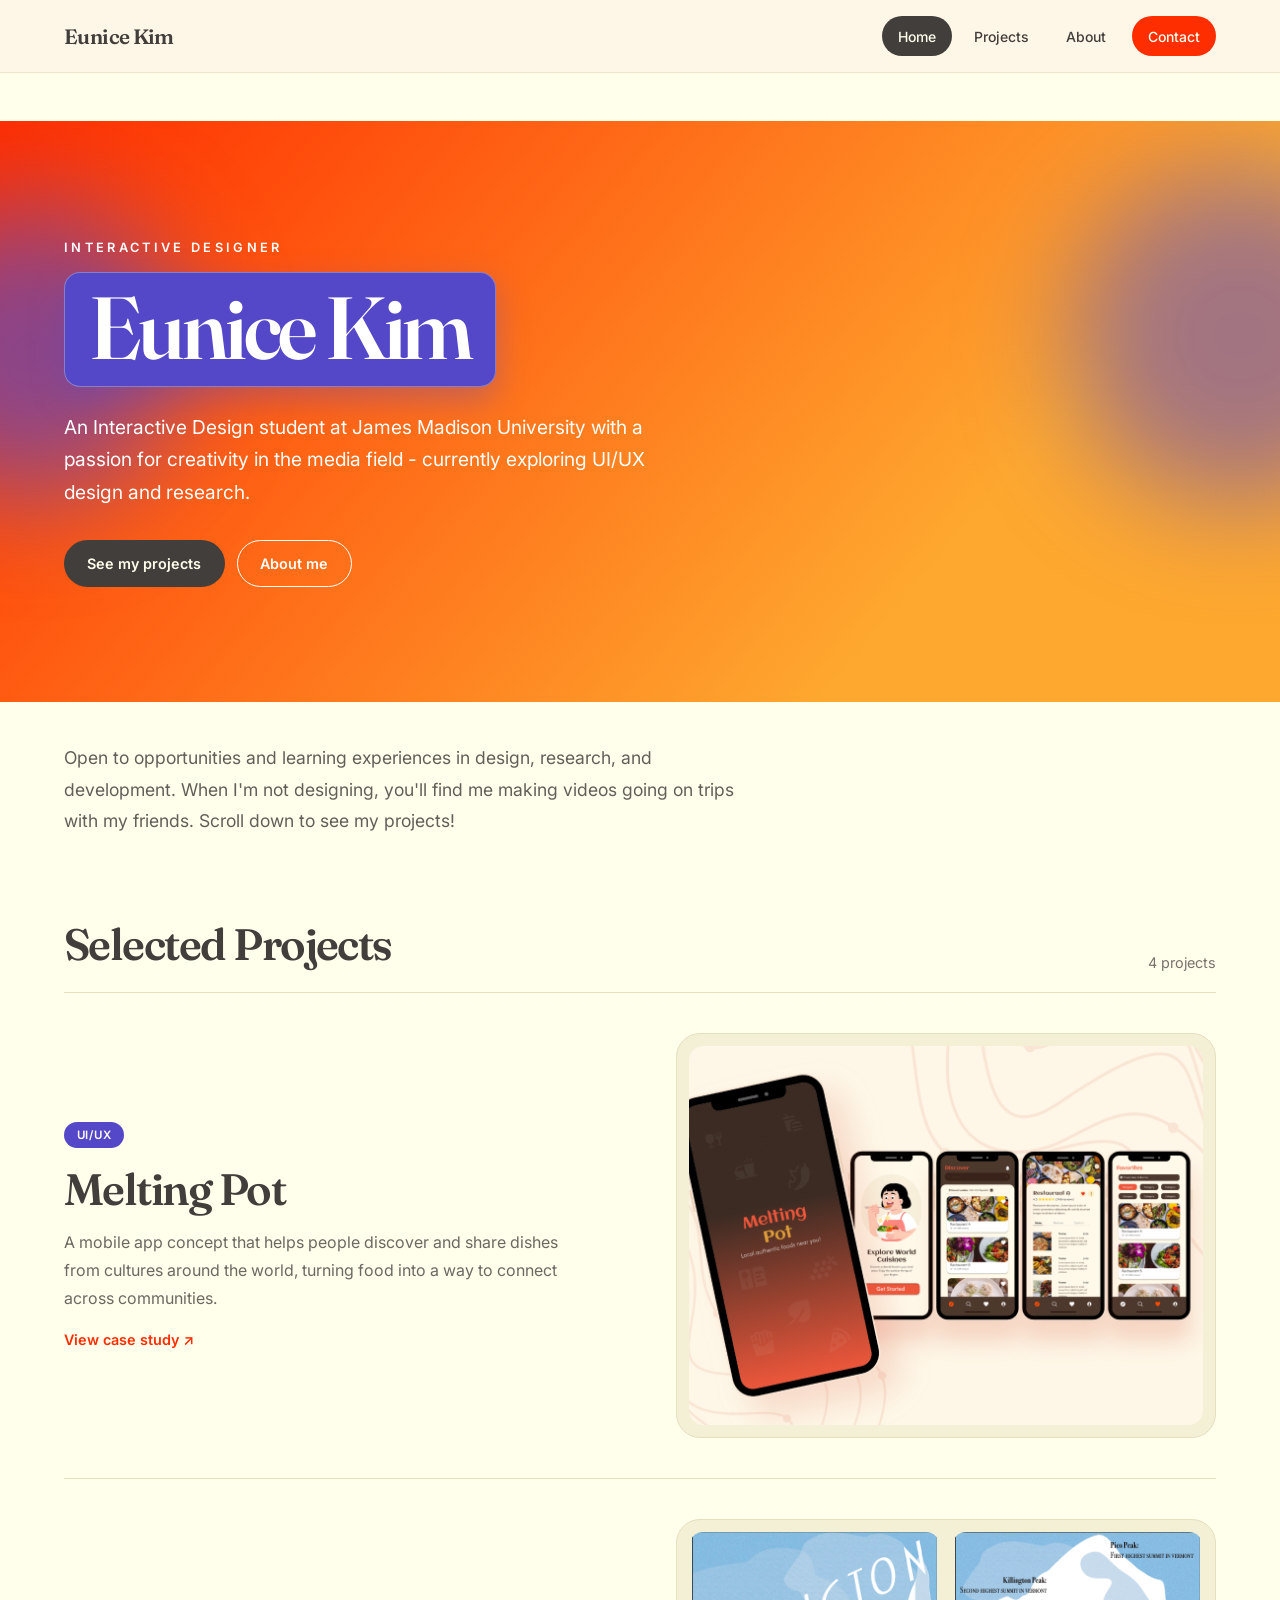
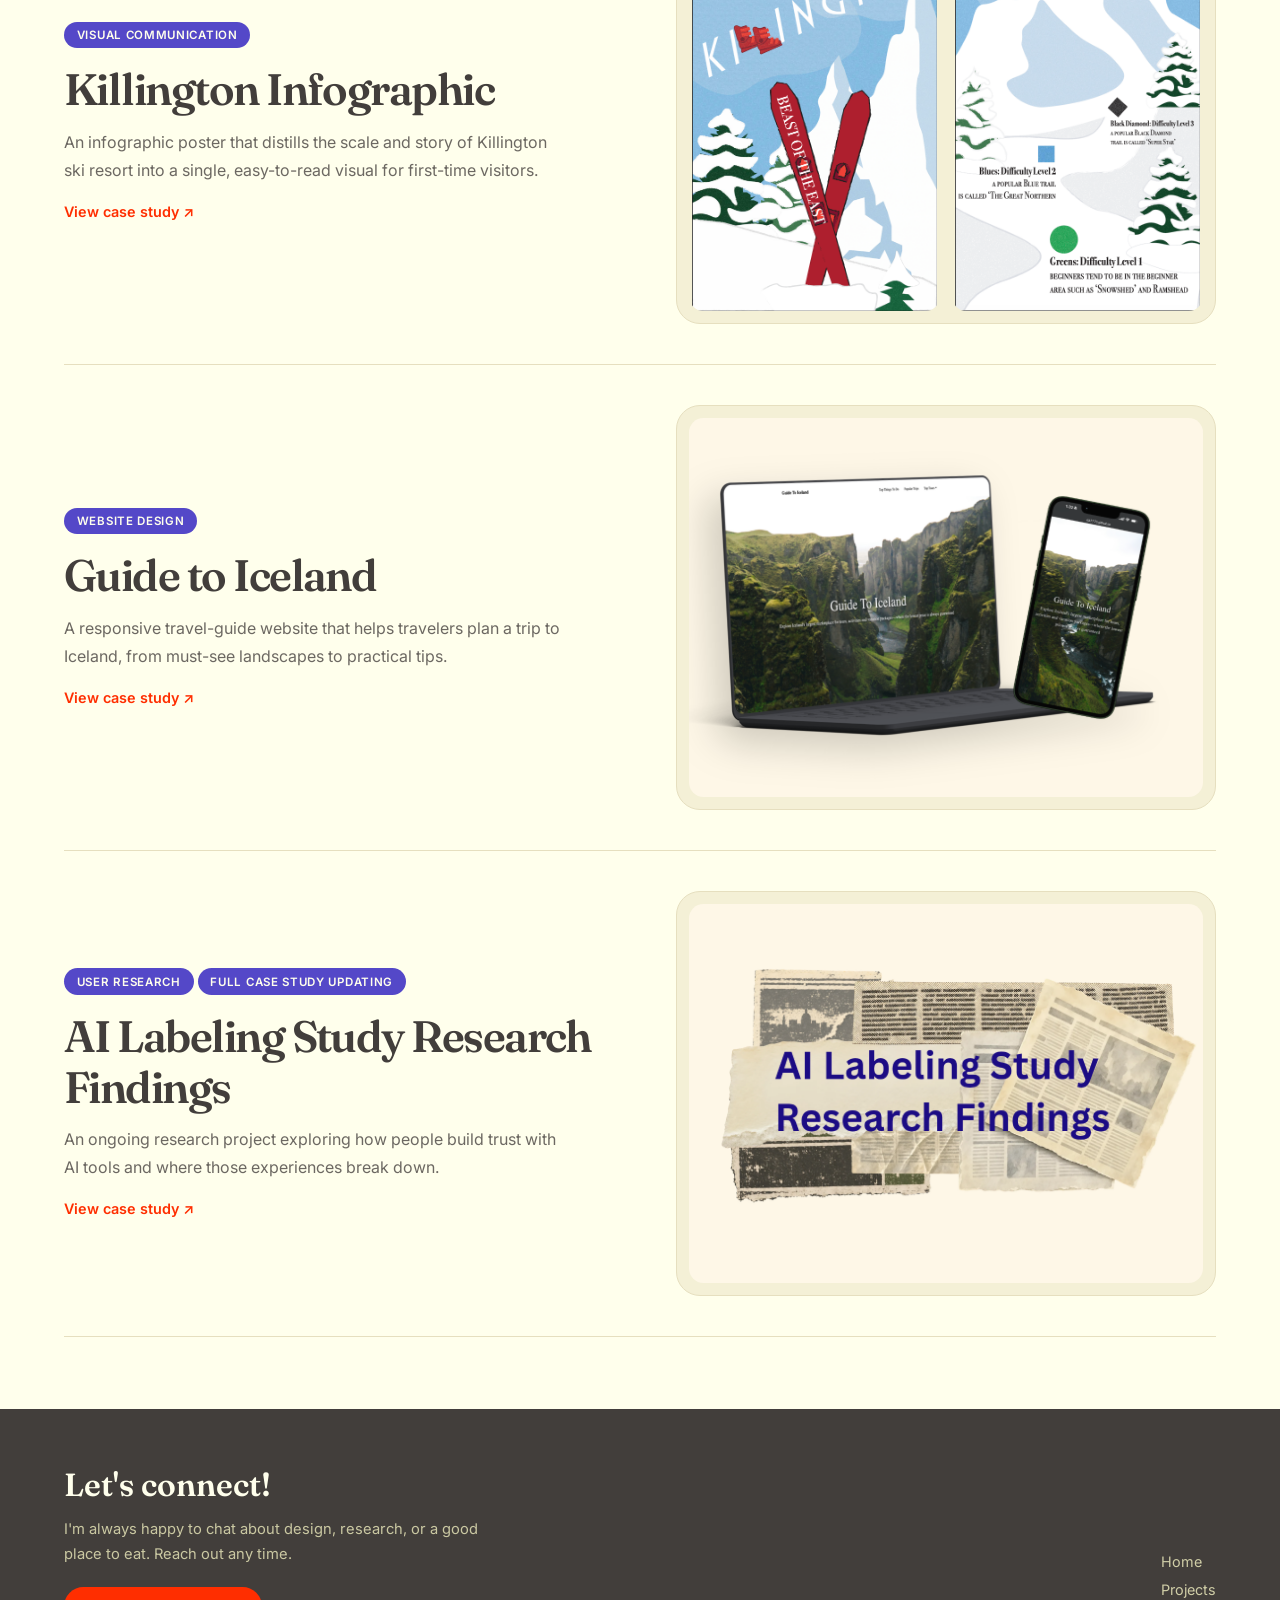
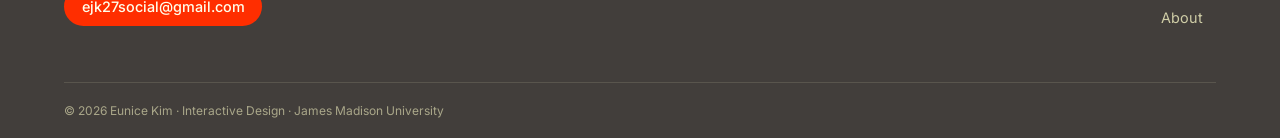
<file: index.html>
<!doctype html>
<html lang="en">
  <head>
    <meta charset="utf-8">
    <meta name="viewport" content="width=device-width, initial-scale=1">
    <meta name="description" content="Portfolio of Eunice Kim, an Interactive Design student focused on UI/UX research and design.">
    <meta name="theme-color" content="#fffecb">
    <title>Eunice Kim — Interactive Designer</title>
    <link rel="icon" href="public/eunice-tab-logo.png" type="image/png">
    <link rel="stylesheet" href="styles.css">
    <script src="site.js" defer></script>
  </head>
  <body>
    <header class="site-header">
      <div class="header-inner">
        <a class="brand" href="./">Eunice Kim</a>
        <button class="menu-toggle" type="button" aria-label="Open menu" aria-expanded="false" aria-controls="primary-navigation">☰</button>
        <nav class="primary-nav" id="primary-navigation" aria-label="Primary">
          <a class="nav-link" href="./" aria-current="page">Home</a>
          <a class="nav-link" href="./#projects">Projects</a>
          <a class="nav-link" href="./about/">About</a>
          <a class="contact-link" href="mailto:ejk27social@gmail.com">Contact</a>
        </nav>
      </div>
    </header>

    <main>
      <section class="container hero-wrap" aria-labelledby="hero-title">
        <div class="hero">
          <span class="eyebrow">Interactive Designer</span>
          <h1 id="hero-title">Eunice Kim</h1>
          <p class="hero-copy">An Interactive Design student at James Madison University with a passion for creativity in the media field - currently exploring UI/UX design and research.</p>
          <div class="button-row">
            <a class="button button-primary" href="#projects">See my projects</a>
            <a class="button button-outline-light" href="./about/">About me</a>
          </div>
        </div>
        <p class="intro-copy">Open to opportunities and learning experiences in design, research, and development.
          When I&apos;m not designing, you&apos;ll find me making videos going on trips with my friends. Scroll down to see my projects!</p>
      </section>

      <section class="container section" id="projects" aria-labelledby="projects-title">
        <div class="section-heading">
          <h2 id="projects-title">Selected Projects</h2>
          <span class="subtle">4 projects</span>
        </div>

        <ul class="project-list">
          <li class="project-row">
            <a class="project-card-link" href="./projects/melting-pot/">
              <div class="project-info">
                <span class="project-category">UI/UX</span>
                <h3 class="project-title">Melting Pot</h3>
                <p class="project-blurb">A mobile app concept that helps people discover and share dishes from cultures around the world, turning food into a way to connect across communities.</p>
                <span class="project-cta">View case study ↗</span>
              </div>
              <div class="project-visual">
                <img src="public/images/Melting Pot Redesign.png" alt="Melting Pot cultural food discovery app concept" loading="lazy">
              </div>
            </a>
          </li>

          <li class="project-row">
            <a class="project-card-link" href="./projects/killington-infographic/">
              <div class="project-info">
                <span class="project-category">Visual Communication</span>
                <h3 class="project-title">Killington Infographic</h3>
                <p class="project-blurb">An infographic poster that distills the scale and story of Killington ski resort into a single, easy-to-read visual for first-time visitors.</p>
                <span class="project-cta">View case study ↗</span>
              </div>
              <div class="project-visual contain">
                <img src="public/images/killington-infographic-front.png" alt="Killington ski resort infographic poster" loading="lazy">
                <img src="public/images/killington-infographic-back.png" alt="Infographic detail showing Killington trail information" loading="lazy">
              </div>
            </a>
          </li>

          <li class="project-row">
            <a class="project-card-link" href="./projects/guide-to-iceland/">
              <div class="project-info">
                <span class="project-category">Website Design</span>
                <h3 class="project-title">Guide to Iceland</h3>
                <p class="project-blurb">A responsive travel-guide website that helps travelers plan a trip to Iceland, from must-see landscapes to practical tips.</p>
                <span class="project-cta">View case study ↗</span>
              </div>
              <div class="project-visual">
                <img src="public/images/guide-to-iceland-cover.png" alt="Guide to Iceland travel website design" loading="lazy">
              </div>
            </a>
          </li>

          <li class="project-row">
            <a class="project-card-link" href="./projects/ai-research/">
              <div class="project-info">
                <span class="project-category">User Research</span>
                <span class="project-category">Full Case Study Updating</span>
                <h3 class="project-title">AI Labeling Study Research Findings</h3>
                <p class="project-blurb">An ongoing research project exploring how people build trust with AI tools and where those experiences break down.</p>
                <span class="project-cta">View case study ↗</span>
              </div>
              <div class="project-visual">
                <img src="public/images/ai-research.png" alt="AI Labeling Study Research Findings artwork" loading="lazy">
              </div>
            </a>
          </li>
        </ul>
      </section>
    </main>

    <footer class="site-footer">
      <div class="footer-inner">
        <div class="footer-copy">
          <h2 class="footer-title">Let&apos;s connect!</h2>
          <p class="footer-description">I&apos;m always happy to chat about design, research, or a good place to eat. Reach out any time.</p>
          <a class="footer-email" href="mailto:ejk27social@gmail.com">ejk27social@gmail.com</a>
        </div>
        <nav class="footer-nav" aria-label="Footer">
          <a href="./">Home</a>
          <a href="./#projects">Projects</a>
          <a href="./about/">About</a>
        </nav>
      </div>
      <div class="footer-bottom">© <span data-current-year>2026</span> Eunice Kim · Interactive Design · James Madison University</div>
    </footer>
  </body>
</html>
</file>
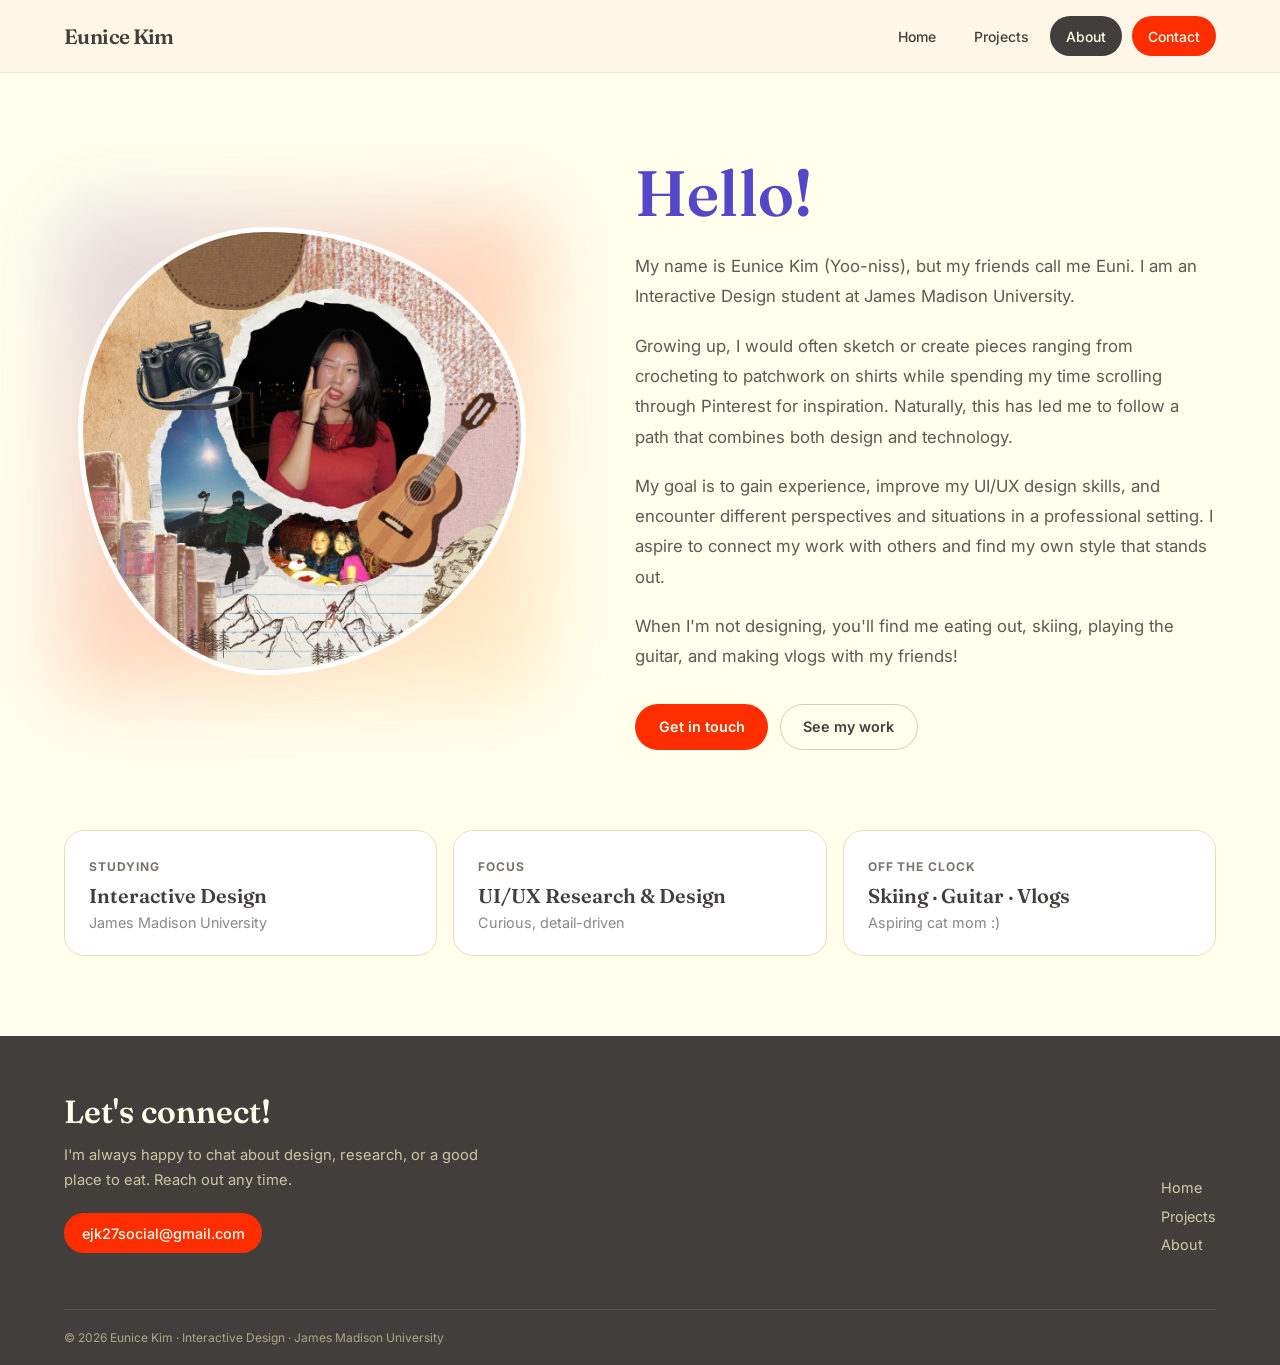
<file: about/index.html>
<!doctype html>
<html lang="en">
  <head>
    <meta charset="utf-8">
    <meta name="viewport" content="width=device-width, initial-scale=1">
    <meta name="description" content="Get to know Eunice Kim, an Interactive Design student at James Madison University who blends design and technology.">
    <meta name="theme-color" content="#fffecb">
    <title>About — Eunice Kim</title>
    <link rel="icon" href="../public/eunice-tab-logo.png" type="image/png">
    <link rel="stylesheet" href="../styles.css">
    <script src="../site.js" defer></script>
  </head>
  <body>
    <header class="site-header">
      <div class="header-inner">
        <a class="brand" href="../">Eunice Kim </a>
        <button class="menu-toggle" type="button" aria-label="Open menu" aria-expanded="false" aria-controls="primary-navigation">☰</button>
        <nav class="primary-nav" id="primary-navigation" aria-label="Primary">
          <a class="nav-link" href="../">Home</a>
          <a class="nav-link" href="../#projects">Projects</a>
          <a class="nav-link" href="./" aria-current="page">About</a>
          <a class="contact-link" href="mailto:ejk27social@gmail.com">Contact</a>
        </nav>
      </div>
    </header>

    <main>
      <section class="container about-layout">
        <div class="about-art">
          <img src="../public/images/about-collage.png" alt="A scrapbook collage of Eunice: a portrait, skiing on a mountaintop, a childhood photo, a camera, a guitar and vintage books" fetchpriority="high">
        </div>
        <div class="about-copy">
          <h1>Hello!</h1>
          <p>My name is Eunice Kim (Yoo-niss), but my friends call me Euni. I am an Interactive Design student at James Madison University.</p>
          <p>Growing up, I would often sketch or create pieces ranging from crocheting to patchwork on shirts while spending my time scrolling through Pinterest for inspiration. Naturally, this has led me to follow a path that combines both design and technology.</p>
          <p>My goal is to gain experience, improve my UI/UX design skills, and encounter different perspectives and situations in a professional setting. I aspire to connect my work with others and find my own style that stands out.</p>
          <p>When I&apos;m not designing, you&apos;ll find me eating out, skiing, playing the guitar, and making vlogs with my friends!</p>
          <div class="button-row about-actions">
            <a class="button button-primary-red" href="mailto:ejk27social@gmail.com">Get in touch</a>
            <a class="button button-outline" href="../#projects">See my work</a>
          </div>
        </div>
      </section>

      <section class="container facts" aria-label="Quick facts">
        <article class="fact-card">
          <span class="fact-label">Studying</span>
          <p class="fact-value">Interactive Design</p>
          <p class="fact-note">James Madison University</p>
        </article>
        <article class="fact-card">
          <span class="fact-label">Focus</span>
          <p class="fact-value">UI/UX Research &amp; Design</p>
          <p class="fact-note">Curious, detail-driven</p>
        </article>
        <article class="fact-card">
          <span class="fact-label">Off the clock</span>
          <p class="fact-value">Skiing · Guitar · Vlogs</p>
          <p class="fact-note">Aspiring cat mom :)</p>
        </article>
      </section>
    </main>

    <footer class="site-footer">
      <div class="footer-inner">
        <div class="footer-copy">
          <h2 class="footer-title">Let&apos;s connect!</h2>
          <p class="footer-description">I&apos;m always happy to chat about design, research, or a good place to eat. Reach out any time.</p>
          <a class="footer-email" href="mailto:ejk27social@gmail.com">ejk27social@gmail.com</a>
        </div>
        <nav class="footer-nav" aria-label="Footer">
          <a href="../">Home</a>
          <a href="../#projects">Projects</a>
          <a href="./">About</a>
        </nav>
      </div>
      <div class="footer-bottom">© <span data-current-year>2026</span> Eunice Kim · Interactive Design · James Madison University</div>
    </footer>
  </body>
</html>
</file>
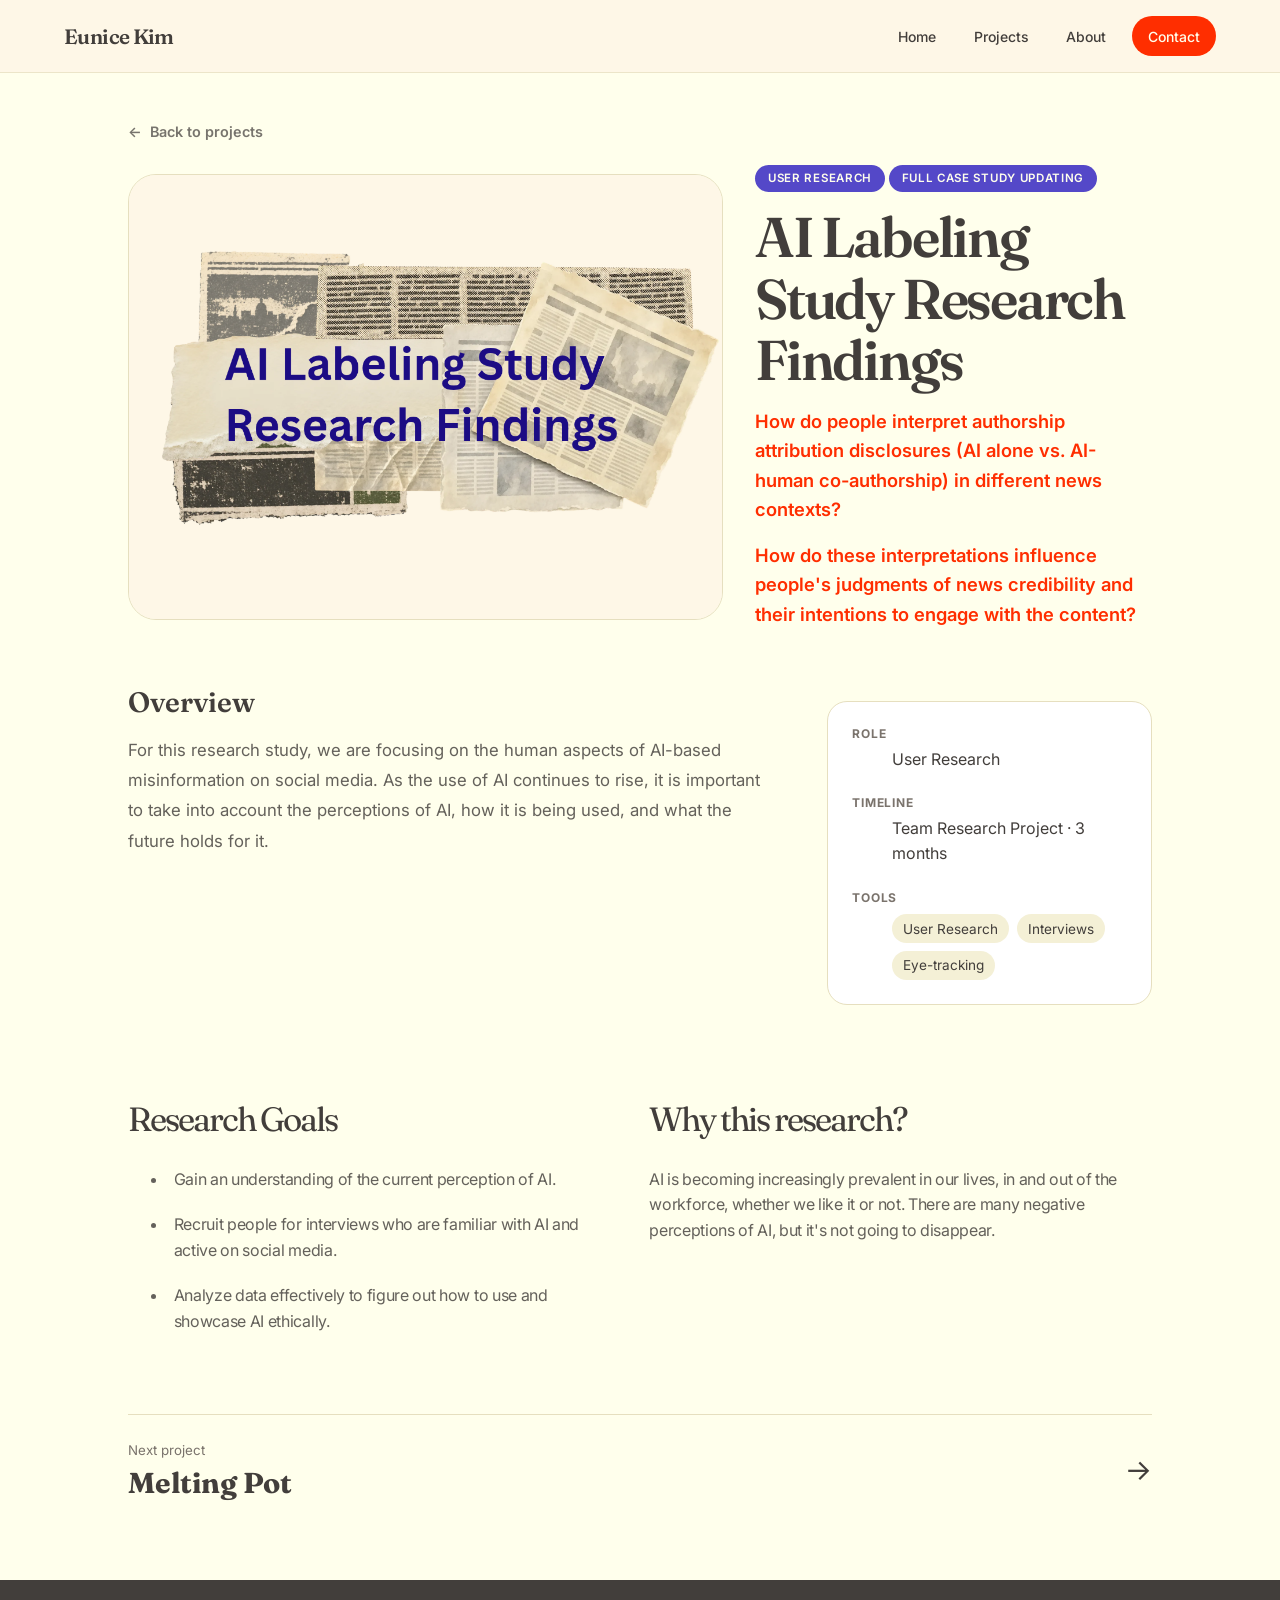
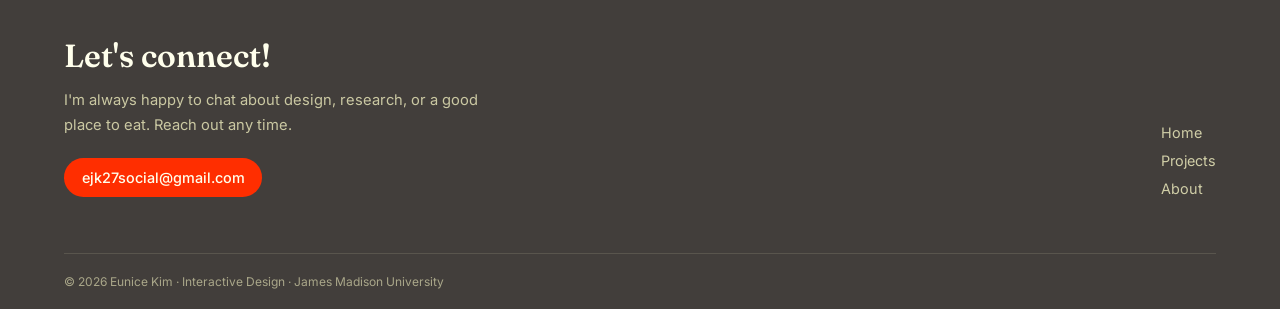
<file: projects/ai-research/index.html>
<!doctype html>
<html lang="en">
  <head>
    <meta charset="utf-8">
    <meta name="viewport" content="width=device-width, initial-scale=1">
    <meta name="description" content="An in-progress research project studying how people build trust with AI tools.">
    <meta name="theme-color" content="#fffecb">
    <title>AI Labeling Study Research Findings — Eunice Kim</title>
    <link rel="icon" href="../../public/eunice-tab-logo.png" type="image/png">
    <link rel="stylesheet" href="../../styles.css">
    <script src="../../site.js" defer></script>
  </head>
  <body>
    <header class="site-header">
      <div class="header-inner">
        <a class="brand" href="../../">Eunice Kim</a>
        <button class="menu-toggle" type="button" aria-label="Open menu" aria-expanded="false" aria-controls="primary-navigation">☰</button>
        <nav class="primary-nav" id="primary-navigation" aria-label="Primary">
          <a class="nav-link" href="../../">Home</a><a class="nav-link" href="../../#projects">Projects</a><a class="nav-link" href="../../about/">About</a><a class="contact-link" href="mailto:ejk27social@gmail.com">Contact</a>
        </nav>
      </div>
    </header>

    <main class="case-study">
      <a class="back-link" href="../../#projects">← <span>Back to projects</span></a>
      <header class="case-hero">
        <div class="case-cover"><img src="../../public/images/ai-research.png" alt="AI Labeling Study Research Findings artwork"></div>
        <div class="case-heading">
          <span class="project-category">User Research</span>
          <span class="project-category">Full Case Study Updating</span>
          <h1>AI Labeling Study Research Findings</h1>
          <p class="design-question">How do people interpret authorship attribution disclosures (AI alone vs. AI-human co-authorship) in different news contexts?</p>
          <p class="design-question">How do these interpretations influence people's judgments of news credibility and their intentions to engage with the content?</p>

        </div>
      </header>

      <section class="case-overview">
        <div>
          <h2>Overview</h2>
          <p class="case-overview-copy">For this research study, we are focusing on the human aspects of AI-based misinformation on social media. As the use of AI  continues to rise, it is important to take into account the perceptions of AI, how it is being used, and what the future holds for it.</p>
        </div>
        <dl class="case-meta">
          <div><dt class="meta-label">Role</dt><dd><p>User Research</p></dd></div>
          <div><dt class="meta-label">Timeline</dt><dd><p>Team Research Project · 3 months</p></dd></div>
          <div><dt class="meta-label">Tools</dt><dd class="tools-list"><span class="tool-chip">User Research</span><span class="tool-chip">Interviews</span><span class="tool-chip">Eye-tracking</span></dd></div>
        </dl>
      </section>

      <div class="research-layout">
        <div class="research-column">
          <h2>Research Goals</h2>
          <ul class="research-list">
            <li>Gain an understanding of the current perception of AI.</li>
            <li>Recruit people for interviews who are familiar with AI and active on social media.</li>
            <li>Analyze data effectively to figure out how to use and showcase AI ethically.</li>
          </ul>
        </div>

        <div class="research-column">
          <h2>Why this research?</h2>
          <p class="research-list">AI is becoming increasingly prevalent in our lives, in and out of the workforce, whether we like it or not. There are many negative perceptions of AI, but it&apos;s not going to disappear.</p> 
        </div>
      </div>
    
      <a class="next-project" href="../melting-pot/">
        <span><small>Next project</small><h2>Melting Pot</h2></span><span class="next-arrow" aria-hidden="true">→</span>
      </a>
    </main>

    <footer class="site-footer">
      <div class="footer-inner">
        <div class="footer-copy"><h2 class="footer-title">Let&apos;s connect!</h2><p class="footer-description">I&apos;m always happy to chat about design, research, or a good place to eat. Reach out any time.</p><a class="footer-email" href="mailto:ejk27social@gmail.com">ejk27social@gmail.com</a></div>
        <nav class="footer-nav" aria-label="Footer"><a href="../../">Home</a><a href="../../#projects">Projects</a><a href="../../about/">About</a></nav>
      </div>
      <div class="footer-bottom">© <span data-current-year>2026</span> Eunice Kim · Interactive Design · James Madison University</div>
    </footer>
  </body>
</html>
</file>
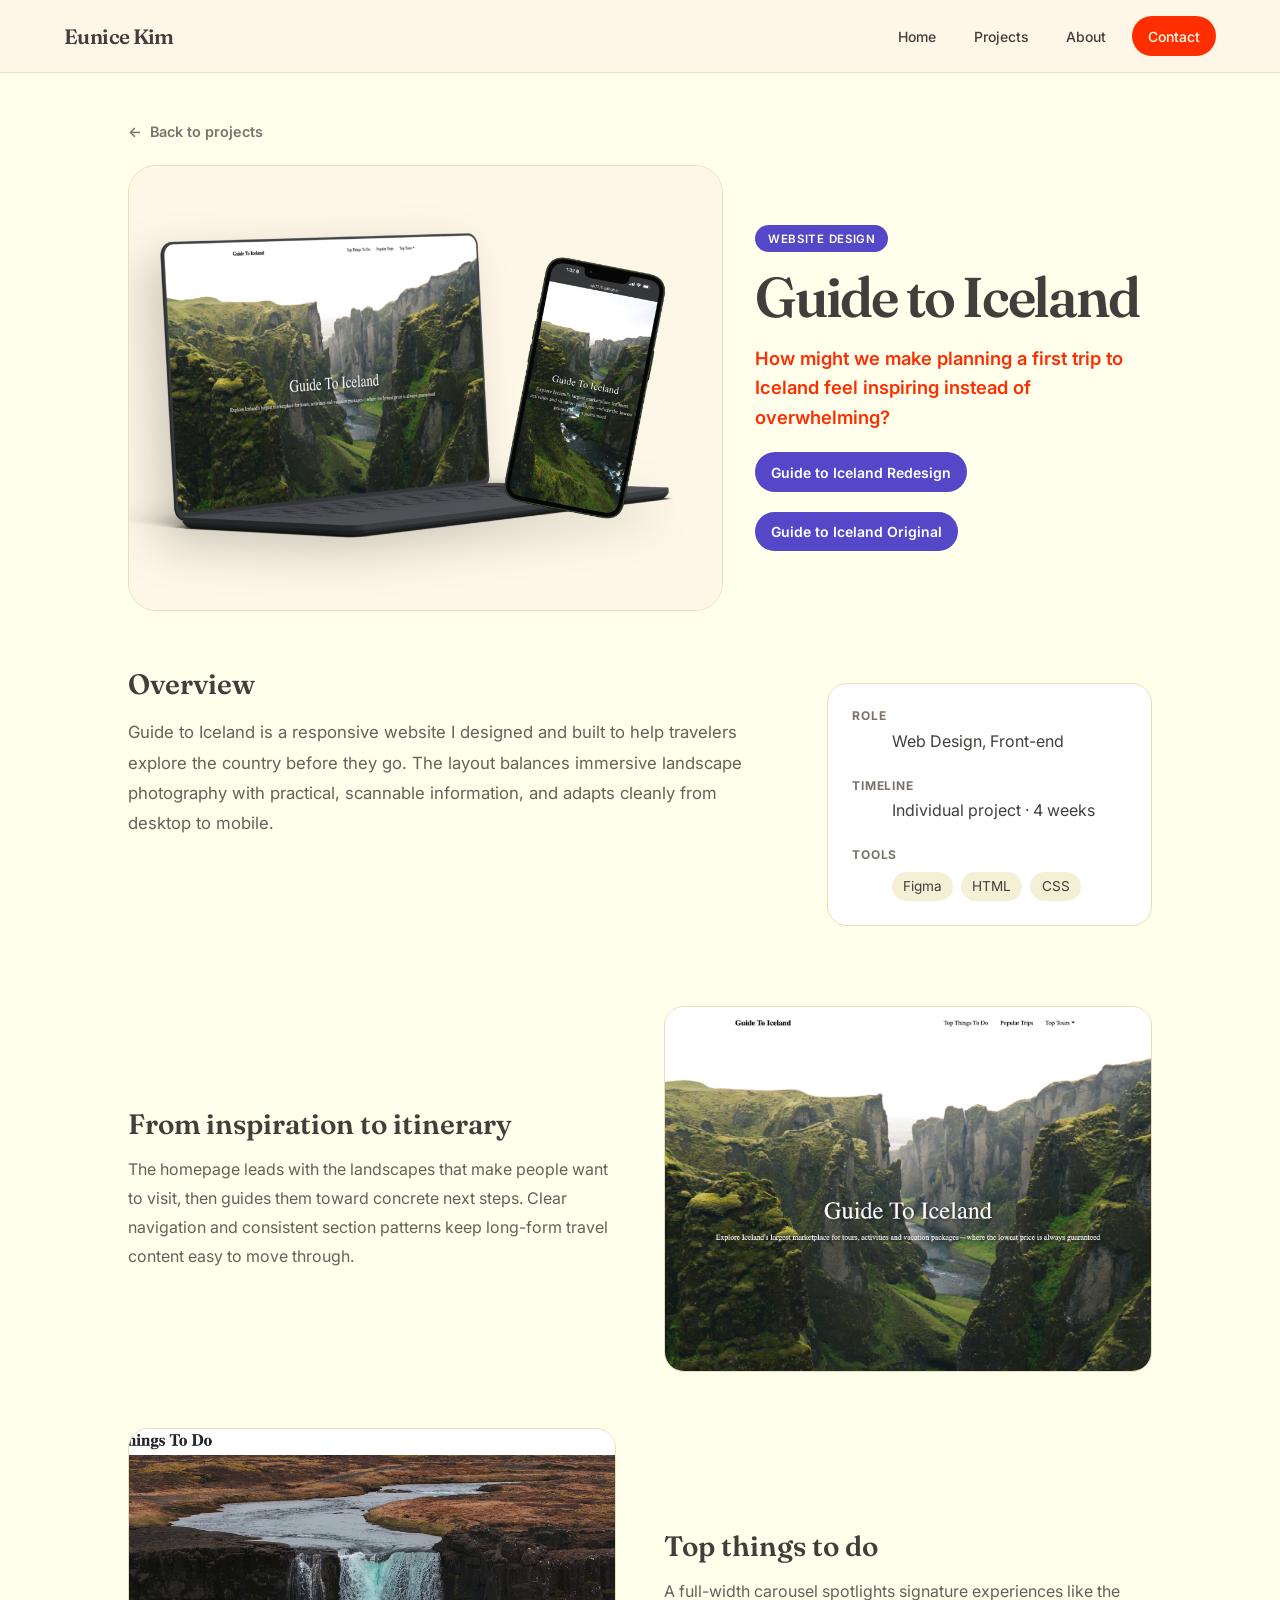
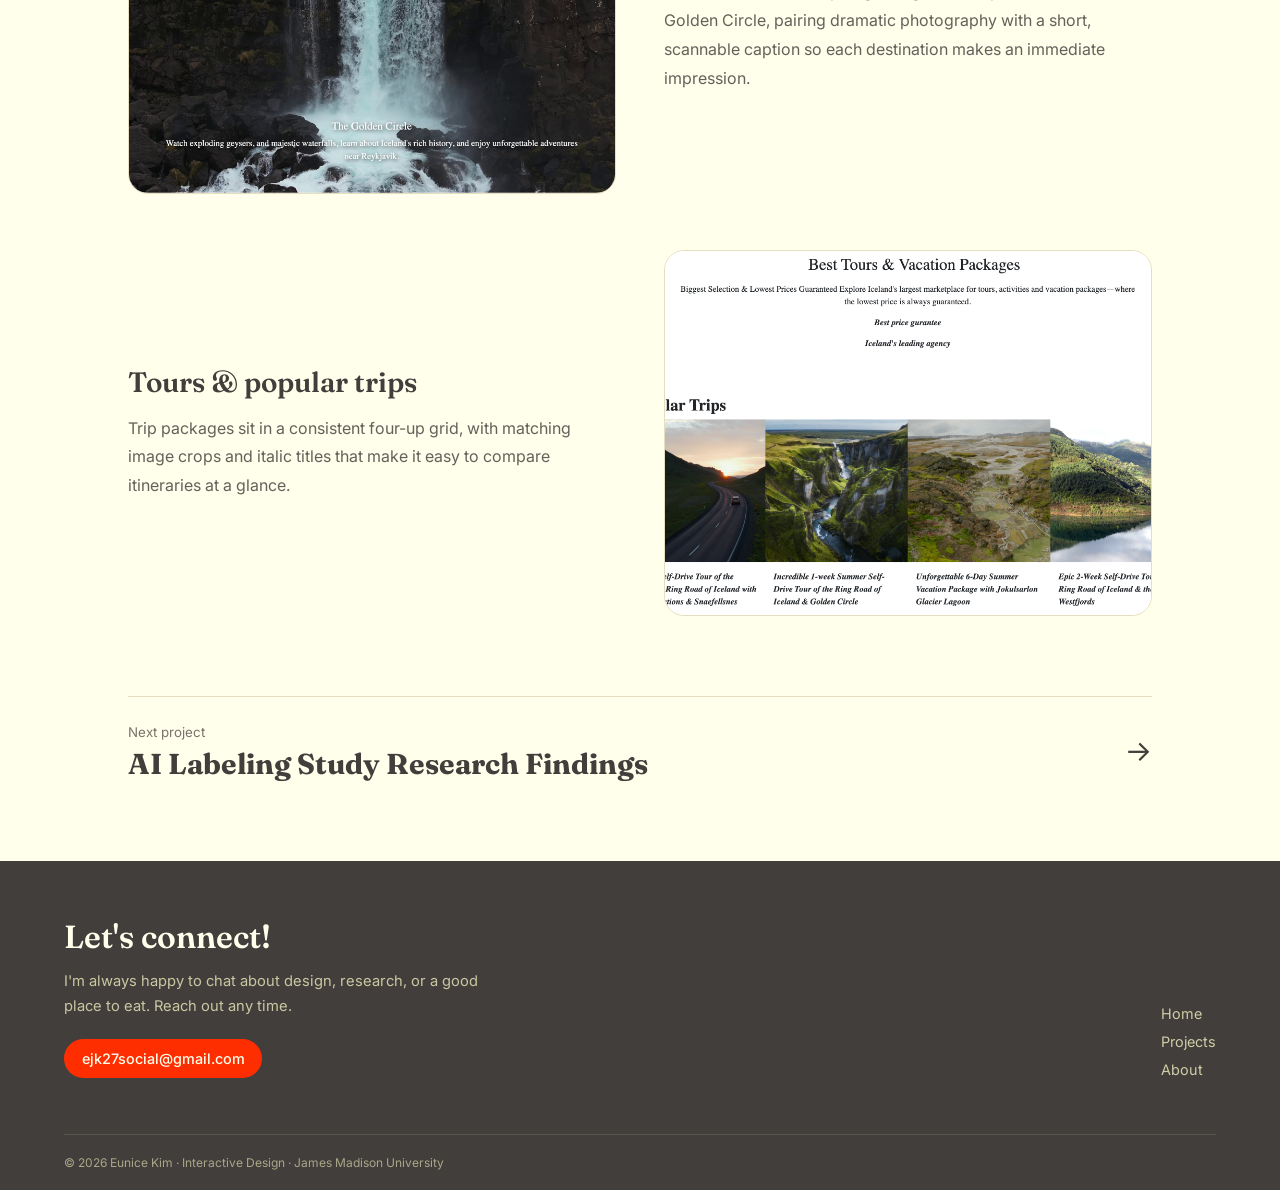
<file: projects/guide-to-iceland/index.html>
<!doctype html>
<html lang="en">
  <head>
    <meta charset="utf-8">
    <meta name="viewport" content="width=device-width, initial-scale=1">
    <meta name="description" content="A responsive travel-guide website that helps travelers plan a trip to Iceland.">
    <meta name="theme-color" content="#fffecb">
    <title>Guide to Iceland — Eunice Kim</title>
    <link rel="icon" href="../../public/eunice-tab-logo.png" type="image/png">
    <link rel="stylesheet" href="../../styles.css">
    <script src="../../site.js" defer></script>
  </head>
  <body>
    <header class="site-header">
      <div class="header-inner">
        <a class="brand" href="../../">Eunice Kim</a>
        <button class="menu-toggle" type="button" aria-label="Open menu" aria-expanded="false" aria-controls="primary-navigation">☰</button>
        <nav class="primary-nav" id="primary-navigation" aria-label="Primary">
          <a class="nav-link" href="../../">Home</a><a class="nav-link" href="../../#projects">Projects</a><a class="nav-link" href="../../about/">About</a><a class="contact-link" href="mailto:ejk27social@gmail.com">Contact</a>
        </nav>
      </div>
    </header>

    <main class="case-study">
      <a class="back-link" href="../../#projects">← <span>Back to projects</span></a>
      <header class="case-hero">
        <div class="case-cover"><img src="../../public/images/guide-to-iceland-cover.png" alt="Guide to Iceland travel website design"></div>
        <div class="case-heading">
          <span class="project-category">Website Design</span>
          <h1>Guide to Iceland</h1>
          <p class="design-question">How might we make planning a first trip to Iceland feel inspiring instead of overwhelming?</p>
          <a class="case-study-link" href="https://ejk7770.github.io/Guide-To-Iceland/" target="_blank" rel="noreferrer">Guide to Iceland Redesign</a>
          <a class="case-study-link" href="https://guidetoiceland.is/" target="_blank" rel="noreferrer">Guide to Iceland Original</a>

        </div>
      </header>

      <section class="case-overview">
        <div>
          <h2>Overview</h2>
          <p class="case-overview-copy">Guide to Iceland is a responsive website I designed and built to help travelers explore the country before they go. The layout balances immersive landscape photography with practical, scannable information, and adapts cleanly from desktop to mobile.</p>
        </div>
        <dl class="case-meta">
          <div><dt class="meta-label">Role</dt><dd><p>Web Design, Front-end</p></dd></div>
          <div><dt class="meta-label">Timeline</dt><dd><p>Individual project · 4 weeks</p></dd></div>
          <div><dt class="meta-label">Tools</dt><dd class="tools-list"><span class="tool-chip">Figma</span><span class="tool-chip">HTML</span><span class="tool-chip">CSS</span></dd></div>
        </dl>
      </section>

      <div class="case-sections">
        <section class="case-section">
          <div class="case-section-copy">
            <h2>From inspiration to itinerary</h2>
            <p>The homepage leads with the landscapes that make people want to visit, then guides them toward concrete next steps. Clear navigation and consistent section patterns keep long-form travel content easy to move through.</p>
          </div>
          <div class="case-section-image"><img src="../../public/images/guide-to-iceland.png" alt="Guide to Iceland homepage design"></div>
        </section>
        <section class="case-section">
          <div class="case-section-copy">
            <h2>Top things to do</h2>
            <p>A full-width carousel spotlights signature experiences like the Golden Circle, pairing dramatic photography with a short, scannable caption so each destination makes an immediate impression.</p>
          </div>
          <div class="case-section-image"><img src="../../public/images/guide-to-iceland-things-to-do.jpg" alt="Guide to Iceland things to do page design"></div>
        </section>
        <section class="case-section">
          <div class="case-section-copy">
            <h2>Tours &amp; popular trips</h2>
            <p>Trip packages sit in a consistent four-up grid, with matching image crops and italic titles that make it easy to compare itineraries at a glance.</p>
          </div>
          <div class="case-section-image"><img src="../../public/images/guide-to-iceland-tours.png" alt="Guide to Iceland tours and popular trips page design"></div>
        </section>
      </div>

      <a class="next-project" href="../ai-research/">
        <span><small>Next project</small><h2>AI Labeling Study Research Findings</h2></span><span class="next-arrow" aria-hidden="true">→</span>
      </a>
    </main>

    <footer class="site-footer">
      <div class="footer-inner">
        <div class="footer-copy"><h2 class="footer-title">Let&apos;s connect!</h2><p class="footer-description">I&apos;m always happy to chat about design, research, or a good place to eat. Reach out any time.</p><a class="footer-email" href="mailto:ejk27social@gmail.com">ejk27social@gmail.com</a></div>
        <nav class="footer-nav" aria-label="Footer"><a href="../../">Home</a><a href="../../#projects">Projects</a><a href="../../about/">About</a></nav>
      </div>
      <div class="footer-bottom">© <span data-current-year>2026</span> Eunice Kim · Interactive Design · James Madison University</div>
    </footer>
  </body>
</html>
</file>
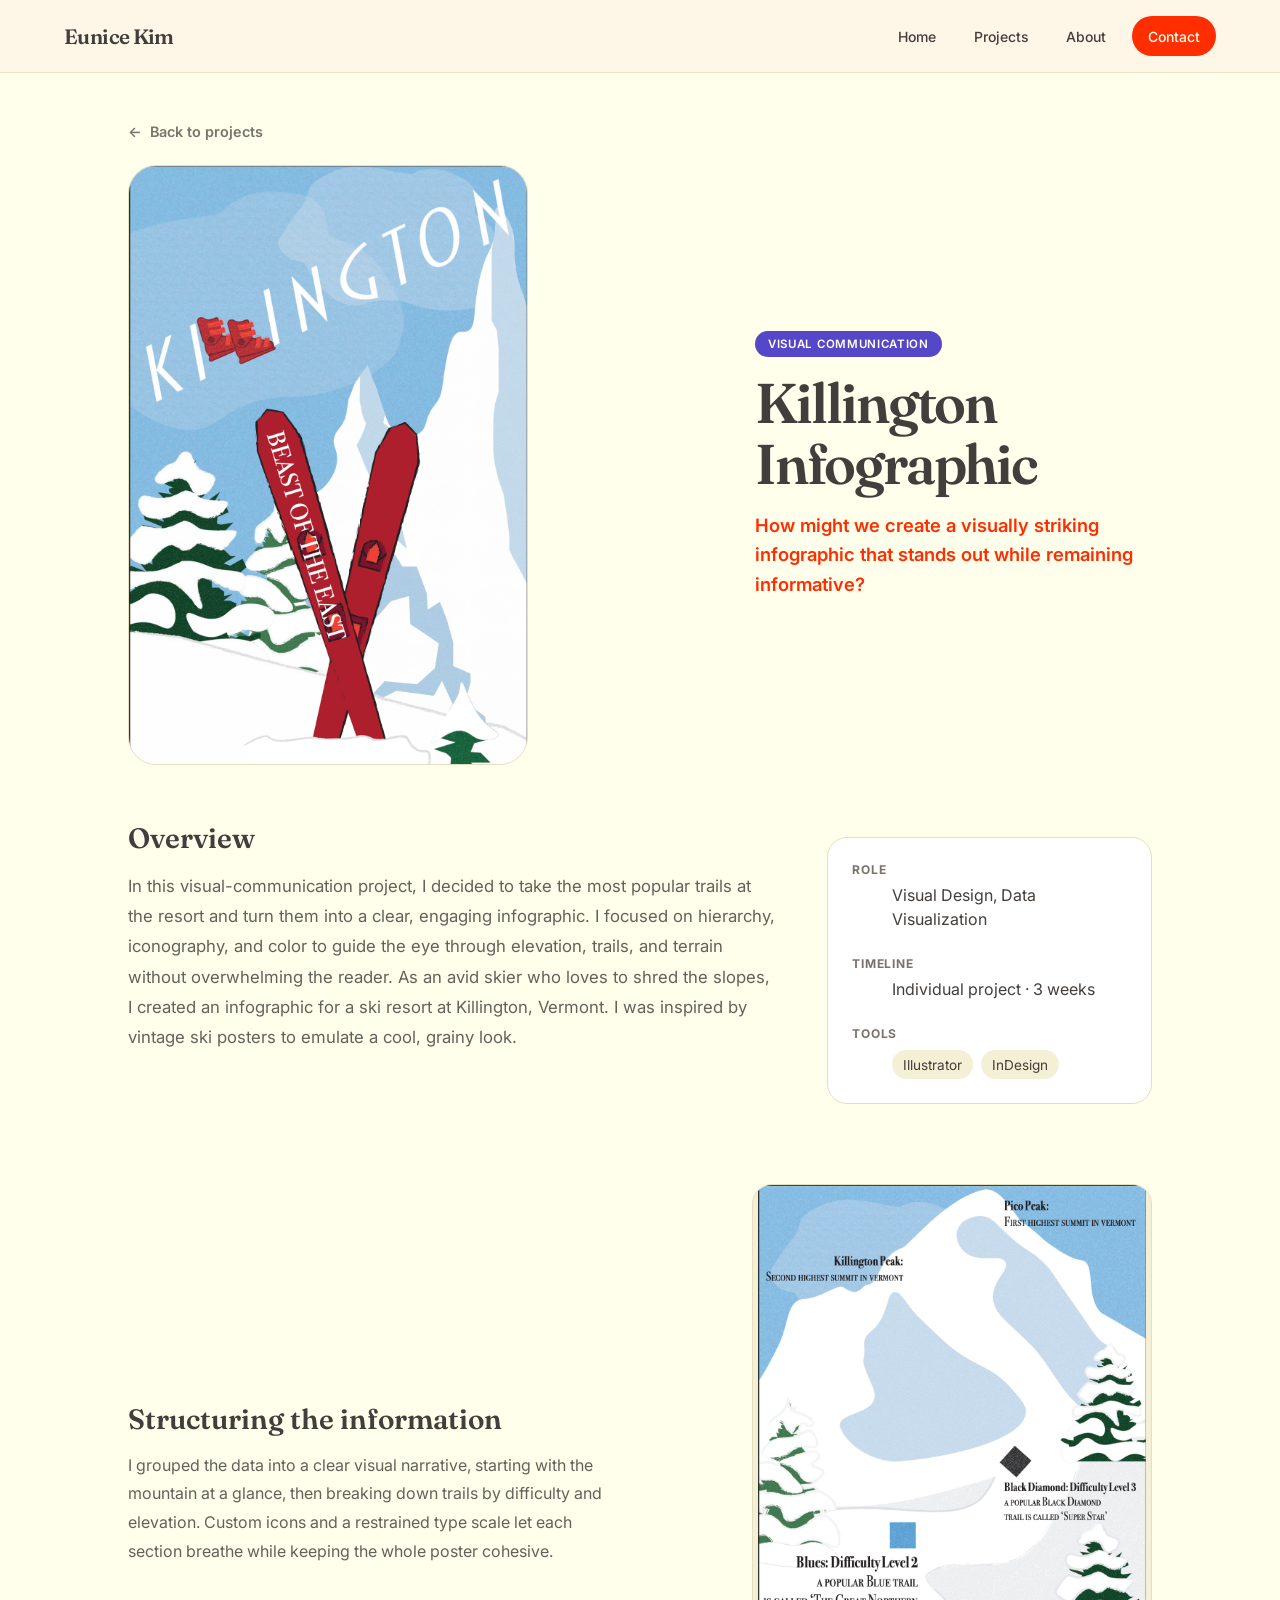
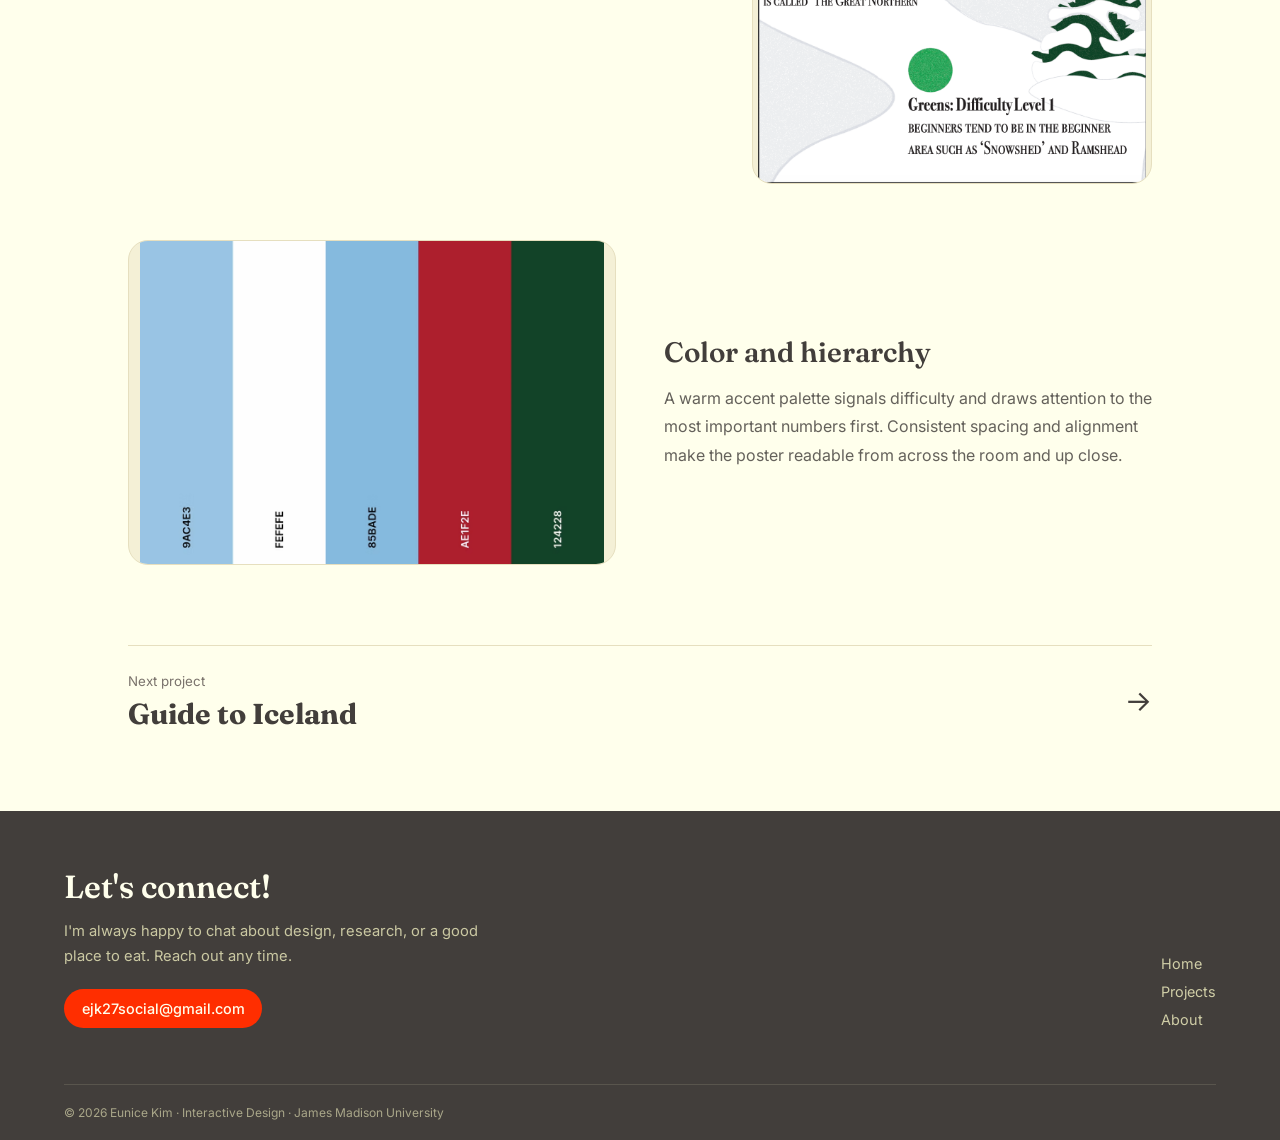
<file: projects/killington-infographic/index.html>
<!doctype html>
<html lang="en">
  <head>
    <meta charset="utf-8">
    <meta name="viewport" content="width=device-width, initial-scale=1">
    <meta name="description" content="An infographic poster that distills the scale and story of Killington ski resort.">
    <meta name="theme-color" content="#fffecb">
    <title>Killington Infographic — Eunice Kim</title>
    <link rel="icon" href="../../public/eunice-tab-logo.png" type="image/png">
    <link rel="stylesheet" href="../../styles.css">
    <script src="../../site.js" defer></script>
  </head>
  <body>
    <header class="site-header">
      <div class="header-inner">
        <a class="brand" href="../../">Eunice Kim</a>
        <button class="menu-toggle" type="button" aria-label="Open menu" aria-expanded="false" aria-controls="primary-navigation">☰</button>
        <nav class="primary-nav" id="primary-navigation" aria-label="Primary">
          <a class="nav-link" href="../../">Home</a><a class="nav-link" href="../../#projects">Projects</a><a class="nav-link" href="../../about/">About</a><a class="contact-link" href="mailto:ejk27social@gmail.com">Contact</a>
        </nav>
      </div>
    </header>

    <main class="case-study">
      <a class="back-link" href="../../#projects">← <span>Back to projects</span></a>
      <header class="case-hero">
        <div class="case-cover contain portrait"><img src="../../public/images/killington-infographic-front.png" alt="Front cover of the Killington ski resort infographic"></div>
        <div class="case-heading">
          <span class="project-category">Visual Communication</span>
          <h1>Killington Infographic</h1>
          <p class="design-question">How might we create a visually striking infographic that stands out while remaining informative?</p>
        </div>
      </header>

      <section class="case-overview">
        <div>
          <h2>Overview</h2>
          <p class="case-overview-copy">In this visual-communication project, I decided to take the most popular trails at the resort and turn them into a clear, engaging infographic. I focused on hierarchy, iconography, and color to guide the eye through elevation, trails, and terrain without overwhelming the reader.
            As an avid skier who loves to shred the slopes, I created an infographic for a ski resort at Killington, Vermont. I was inspired by vintage ski posters to emulate a cool, grainy look.
          </p>
        </div>
        <dl class="case-meta">
          <div><dt class="meta-label">Role</dt><dd><p>Visual Design, Data Visualization</p></dd></div>
          <div><dt class="meta-label">Timeline</dt><dd><p>Individual project · 3 weeks</p></dd></div>
          <div><dt class="meta-label">Tools</dt><dd class="tools-list"><span class="tool-chip">Illustrator</span><span class="tool-chip">InDesign</span></dd></div>
        </dl>
      </section>

      <div class="case-sections">
        <section class="case-section">
          <div class="case-section-copy">
            <h2>Structuring the information</h2>
            <p>I grouped the data into a clear visual narrative, starting with the mountain at a glance, then breaking down trails by difficulty and elevation. Custom icons and a restrained type scale let each section breathe while keeping the whole poster cohesive.</p>
          </div>
          <div class="case-section-image contain portrait"><img src="../../public/images/killington-infographic-back.png" alt="Back of the Killington ski resort infographic showing peak and trail difficulty information"></div>
        </section>
        <section class="case-section">
          <div class="case-section-copy">
            <h2>Color and hierarchy</h2>
            <p>A warm accent palette signals difficulty and draws attention to the most important numbers first. Consistent spacing and alignment make the poster readable from across the room and up close.</p>
          </div>
          <div class="case-section-image contain landscape"><img src="../../public/images/killington-infographic-color.png" alt="Killington infographic color palette"></div>
        </section>
      </div>

      <a class="next-project" href="../guide-to-iceland/">
        <span><small>Next project</small><h2>Guide to Iceland</h2></span><span class="next-arrow" aria-hidden="true">→</span>
      </a>
    </main>

    <footer class="site-footer">
      <div class="footer-inner">
        <div class="footer-copy"><h2 class="footer-title">Let&apos;s connect!</h2><p class="footer-description">I&apos;m always happy to chat about design, research, or a good place to eat. Reach out any time.</p><a class="footer-email" href="mailto:ejk27social@gmail.com">ejk27social@gmail.com</a></div>
        <nav class="footer-nav" aria-label="Footer"><a href="../../">Home</a><a href="../../#projects">Projects</a><a href="../../about/">About</a></nav>
      </div>
      <div class="footer-bottom">© <span data-current-year>2026</span> Eunice Kim · Interactive Design · James Madison University</div>
    </footer>
  </body>
</html>
</file>
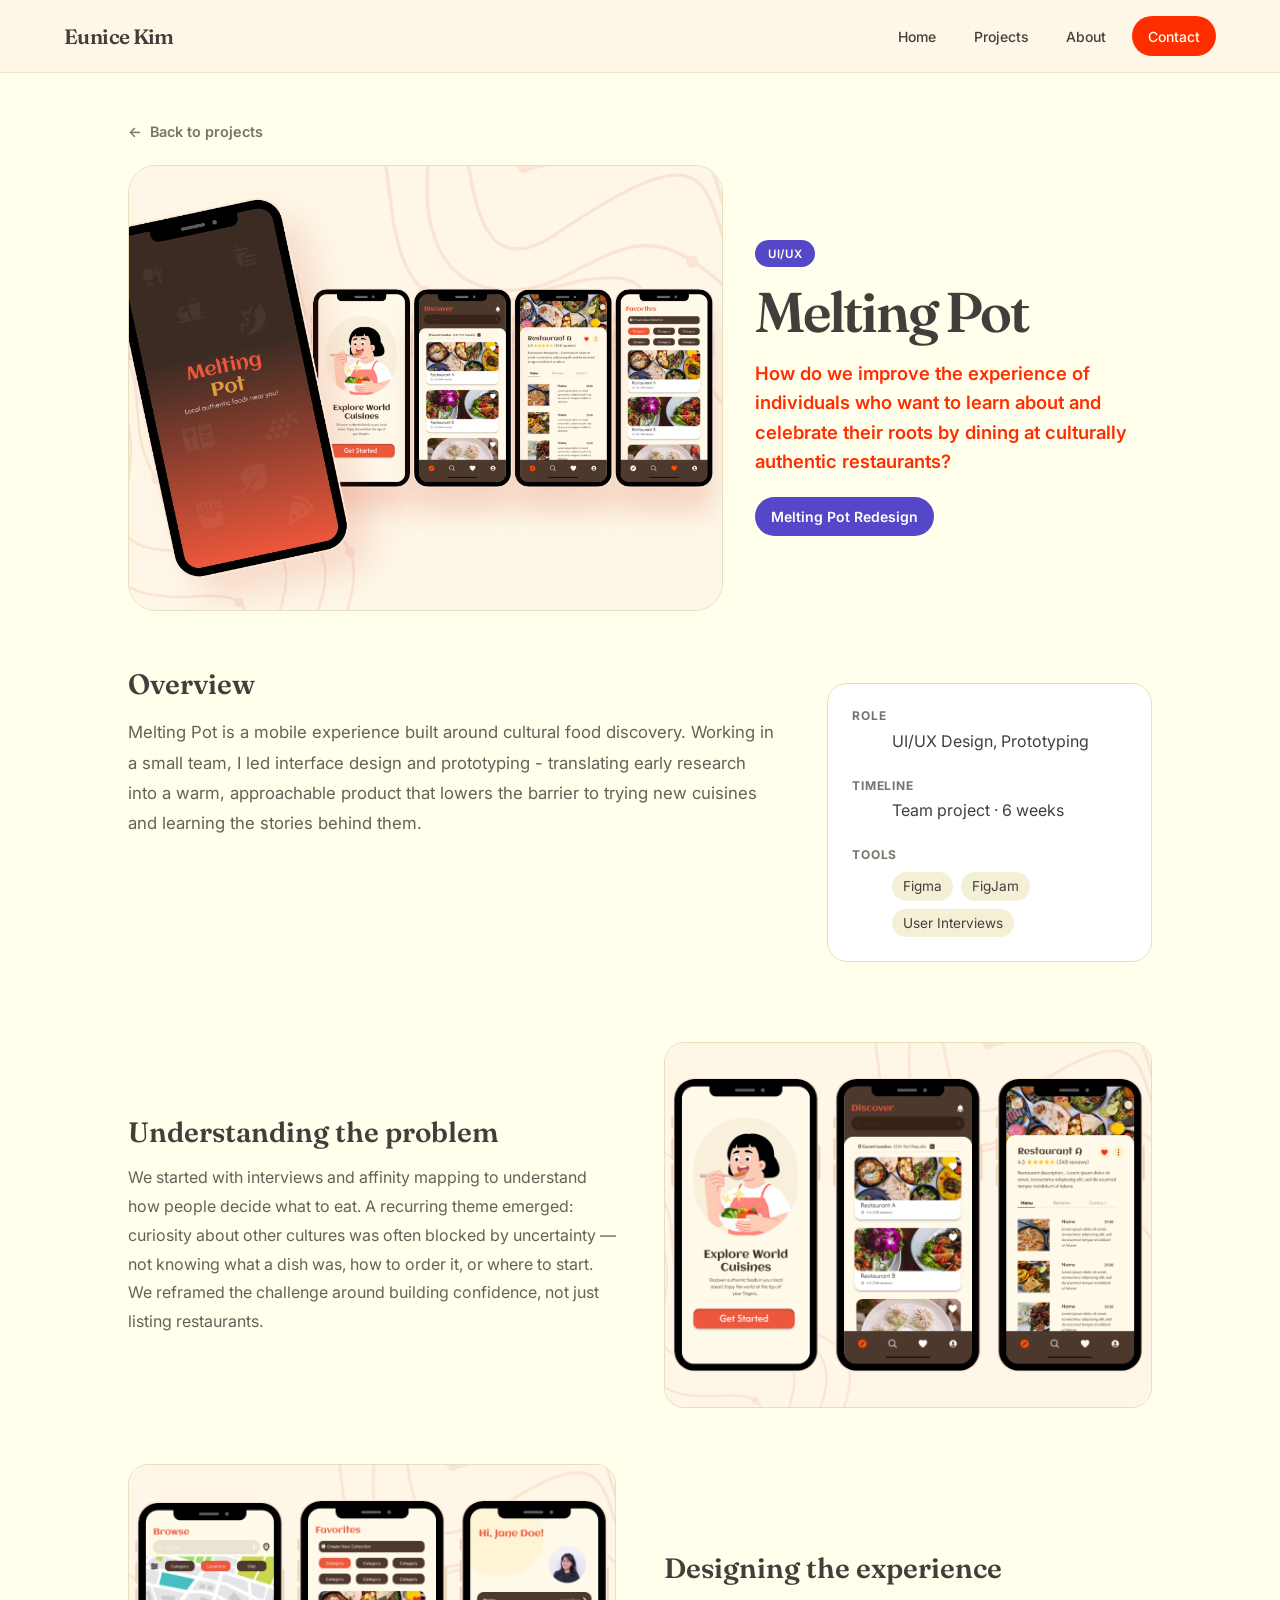
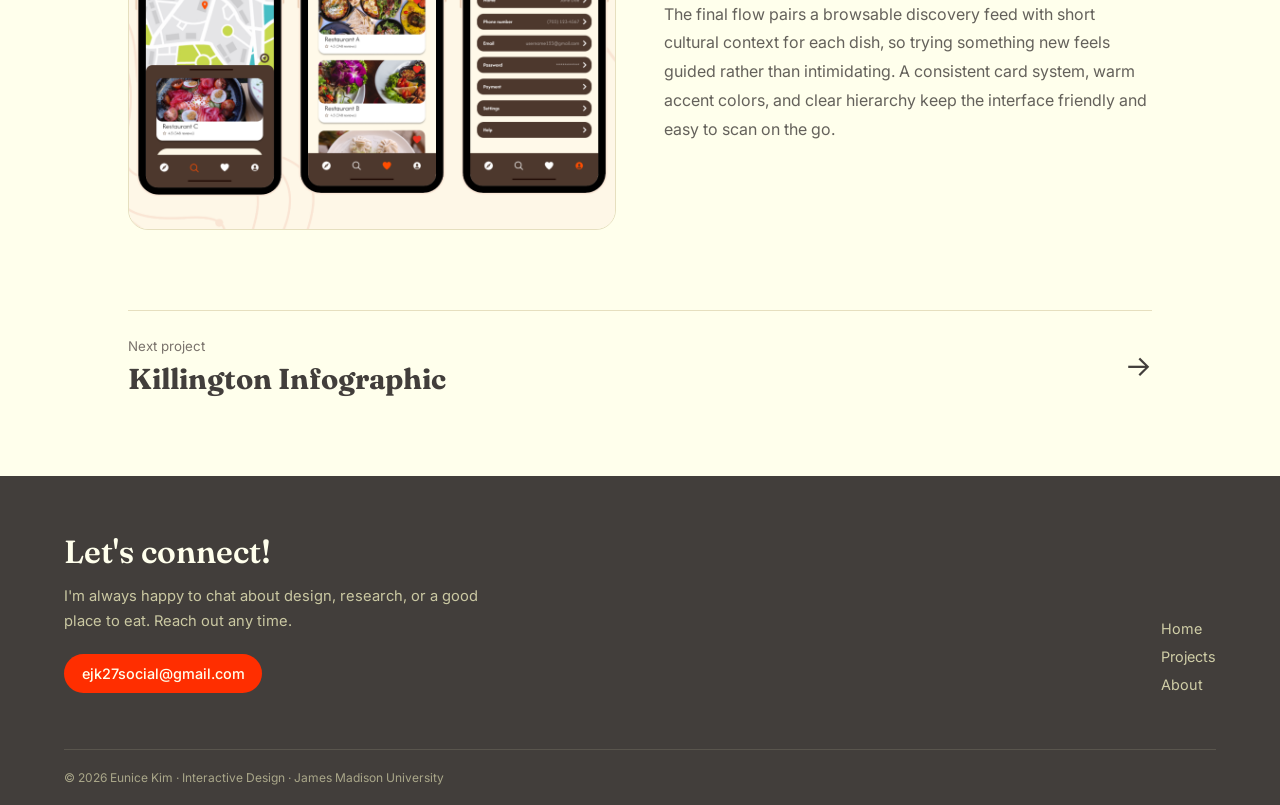
<file: projects/melting-pot/index.html>
<!doctype html>
<html lang="en">
  <head>
    <meta charset="utf-8">
    <meta name="viewport" content="width=device-width, initial-scale=1">
    <meta name="description" content="A mobile app concept that helps people discover dishes from cultures around the world.">
    <meta name="theme-color" content="#fffecb">
    <title>Melting Pot — Eunice Kim</title>
    <link rel="icon" href="../../public/eunice-tab-logo.png" type="image/png">
    <link rel="stylesheet" href="../../styles.css">
    <script src="../../site.js" defer></script>
  </head>
  <body>
    <header class="site-header">
      <div class="header-inner">
        <a class="brand" href="../../">Eunice Kim</a>
        <button class="menu-toggle" type="button" aria-label="Open menu" aria-expanded="false" aria-controls="primary-navigation">☰</button>
        <nav class="primary-nav" id="primary-navigation" aria-label="Primary">
          <a class="nav-link" href="../../">Home</a>
          <a class="nav-link" href="../../#projects">Projects</a>
          <a class="nav-link" href="../../about/">About</a>
          <a class="contact-link" href="mailto:ejk27social@gmail.com">Contact</a>
        </nav>
      </div>
    </header>

    <main class="case-study">
      <a class="back-link" href="../../#projects">← <span>Back to projects</span></a>
      <header class="case-hero">
        <div class="case-cover">
          <img src="../../public/images/Melting Pot Redesign.png" alt="Melting Pot mobile app concept">
        </div>
        <div class="case-heading">
          <span class="project-category">UI/UX</span>
          <h1>Melting Pot</h1>
          <p class="design-question">How do we improve the experience of individuals who want to learn about and celebrate their roots by dining at culturally authentic restaurants?​</p>
          <a class="case-study-link" href="https://www.figma.com/design/0KTwWNnv30lK3UjDJPaBx9/Melting-Pot-Redesign?node-id=0-1&t=SIGYK7wHOyE0KhrT-1" target="_blank" rel="noreferrer">Melting Pot Redesign</a>
        </div>
      </header>

      <section class="case-overview">
        <div>
          <h2>Overview</h2>
          <p class="case-overview-copy">Melting Pot is a mobile experience built around cultural food discovery. Working in a small team, I led interface design and prototyping - translating early research into a warm, approachable product that lowers the barrier to trying new cuisines and learning the stories behind them.</p>
        </div>
        <dl class="case-meta">
          <div><dt class="meta-label">Role</dt><dd><p>UI/UX Design, Prototyping</p></dd></div>
          <div><dt class="meta-label">Timeline</dt><dd><p>Team project · 6 weeks</p></dd></div>
          <div><dt class="meta-label">Tools</dt><dd class="tools-list"><span class="tool-chip">Figma</span><span class="tool-chip">FigJam</span><span class="tool-chip">User Interviews</span></dd></div>
        </dl>
      </section>

      <div class="case-sections">
        <section class="case-section">
          <div class="case-section-copy">
            <h2>Understanding the problem</h2>
            <p>We started with interviews and affinity mapping to understand how people decide what to eat. A recurring theme emerged: curiosity about other cultures was often blocked by uncertainty — not knowing what a dish was, how to order it, or where to start. We reframed the challenge around building confidence, not just listing restaurants.</p>
          </div>
          <div class="case-section-image"><img src="../../public/images/Melting Pot Redesign2.png" alt="Early Melting Pot interface concept"></div>
        </section>
        <section class="case-section">
          <div class="case-section-copy">
            <h2>Designing the experience</h2>
            <p>The final flow pairs a browsable discovery feed with short cultural context for each dish, so trying something new feels guided rather than intimidating. A consistent card system, warm accent colors, and clear hierarchy keep the interface friendly and easy to scan on the go.</p>
          </div>
          <div class="case-section-image"><img src="../../public/images/Melting Pot Redesign3.png" alt="Melting Pot food discovery interface"></div>
        </section>
      </div>

      <a class="next-project" href="../killington-infographic/">
        <span><small>Next project</small><h2>Killington Infographic</h2></span>
        <span class="next-arrow" aria-hidden="true">→</span>
      </a>
    </main>

    <footer class="site-footer">
      <div class="footer-inner">
        <div class="footer-copy">
          <h2 class="footer-title">Let&apos;s connect!</h2>
          <p class="footer-description">I&apos;m always happy to chat about design, research, or a good place to eat. Reach out any time.</p>
          <a class="footer-email" href="mailto:ejk27social@gmail.com">ejk27social@gmail.com</a>
        </div>
        <nav class="footer-nav" aria-label="Footer">
          <a href="../../">Home</a><a href="../../#projects">Projects</a><a href="../../about/">About</a>
        </nav>
      </div>
      <div class="footer-bottom">© <span data-current-year>2026</span> Eunice Kim · Interactive Design · James Madison University</div>
    </footer>
  </body>
</html>
</file>
<file: styles.css>
@import url('https://fonts.googleapis.com/css2?family=Fraunces:opsz,wght@9..144,500;9..144,600;9..144,700&family=Inter:wght@400;500;600;700&display=swap');

:root {
  color-scheme: light;
  --ink: #423e3b;
  --red: #ff2e00;
  --orange: #fea82f;
  --cream: #ffffec;
  --violet: #5448c8;
  --muted: #f4f0d6;
  --muted-ink: #7a736c;
  --border: #e6dfbf;
  --display: 'Fraunces', Georgia, serif;
  --body: 'Inter', Arial, sans-serif;
}

* {
  box-sizing: border-box;
}

html {
  scroll-behavior: smooth;
  scroll-padding-top: 6rem;
}

body {
  min-height: 100vh;
  margin: 0;
  background: var(--cream);
  color: var(--ink);
  font-family: var(--body);
  -webkit-font-smoothing: antialiased;
}

body,
button,
a {
  font-family: var(--body);
}

a {
  color: inherit;
  text-decoration: none;
}

button {
  color: inherit;
}

img {
  display: block;
  max-width: 100%;
}

.site-header {
  position: sticky;
  z-index: 10;
  top: 0;
  border-bottom: 1px solid rgb(230 223 191 / 75%);
  background: #fef7e7;
  backdrop-filter: blur(14px);
}

.header-inner,
.footer-inner,
.footer-bottom,
.container {
  width: min(100% - 3rem, 72rem);
  margin-inline: auto;
}

.header-inner {
  display: flex;
  min-height: 4.5rem;
  align-items: center;
  justify-content: space-between;
}

.brand,
h1,
h2,
h3,
.project-title,
.footer-title {
  font-family: var(--display);
}

.brand {
  font-size: 1.3rem;
  font-weight: 600;
  letter-spacing: -0.03em;
}

.primary-nav {
  display: flex;
  align-items: center;
  gap: 0.35rem;
}

.nav-link,
.contact-link {
  border-radius: 999px;
  padding: 0.7rem 1rem;
  font-size: 0.875rem;
  font-weight: 500;
  transition: background-color 160ms ease, color 160ms ease, transform 160ms ease;
}

.nav-link:hover,
.nav-link[aria-current='page'] {
  background: var(--ink);
  color: var(--cream);
}

.contact-link {
  margin-left: 0.25rem;
  background: var(--red);
  color: var(--cream);
}

.contact-link:hover,
.button-primary:hover {
  background: var(--ink);
}

.menu-toggle {
  display: none;
  width: 2.75rem;
  height: 2.75rem;
  border: 0;
  border-radius: 50%;
  background: transparent;
  cursor: pointer;
  font-size: 1.4rem;
}

.hero-wrap {
  padding: 3rem 0 2rem;
}

.hero {
  position: relative;
  width: 100vw;
  margin-left: calc(50% - 50vw);
  overflow: hidden;
  border-radius: 0;
  padding: clamp(4rem, 9vw, 7.5rem) max(1.5rem, calc((100vw - 72rem) / 2));
  background: linear-gradient(130deg, var(--red), var(--orange) 74%);
  text-align: left;
  isolation: isolate;
}

.hero::before,
.hero::after {
  position: absolute;
  z-index: -1;
  width: 18rem;
  aspect-ratio: 1;
  border-radius: 50%;
  background: rgb(84 72 200 / 68%);
  content: '';
  filter: blur(3.5rem);
}

.hero::before {
  top: 15%;
  left: -7rem;
}

.hero::after {
  top: 8%;
  right: -8rem;
  width: 21rem;
  background: rgb(84 72 200 / 54%);
}

.eyebrow {
  color: #fff;
  font-size: 0.8rem;
  font-weight: 600;
  letter-spacing: 0.26em;
  text-transform: uppercase;
}

.hero h1 {
  width: fit-content;
  margin: 1rem 0 0;
  border: 1px solid rgb(255 254 203 / 30%);
  border-radius: 1rem;
  padding: 0.25rem 1.5rem 0.45rem;
  background: var(--violet);
  box-shadow: 0 0.75rem 2rem rgb(84 72 200 / 35%);
  color: #fff;
  font-size: clamp(3rem, 8vw, 5.5rem);
  font-weight: 600;
  letter-spacing: -0.04em;
  line-height: 1.15;
}

.hero-copy {
  max-width: 38rem;
  margin: 1.5rem 0 0;
  color: #fff;
  font-size: clamp(1rem, 2.1vw, 1.2rem);
  line-height: 1.7;
}

.button-row {
  display: flex;
  flex-wrap: wrap;
  justify-content: flex-start;
  gap: 0.75rem;
  margin-top: 2rem;
}

.button {
  display: inline-flex;
  min-height: 2.9rem;
  align-items: center;
  justify-content: center;
  border: 1px solid transparent;
  border-radius: 999px;
  padding: 0.75rem 1.4rem;
  font-size: 0.9rem;
  font-weight: 600;
  transition: transform 160ms ease, background-color 160ms ease;
}

.button:hover {
  transform: translateY(-2px);
}

.button-primary {
  background: var(--ink);
  color: var(--cream);
}

.button-outline-light {
  border-color: rgb(255 254 203 / 70%);
  color: var(--cream);
}

.hero .button-outline-light {
  border-color: #fff;
  color: #fff;
}

.hero .button-outline-light:hover {
  background: rgb(255 255 255 / 15%);
}

.button-outline-light:hover {
  background: rgb(255 254 203 / 15%);
}

.intro-copy {
  max-width: 43rem;
  margin: 2.5rem 0 0;
  color: rgb(66 62 59 / 83%);
  font-size: 1.1rem;
  line-height: 1.8;
  text-align: left;
}

.section {
  padding: 3rem 0 4.5rem;
}

.section-heading {
  display: flex;
  align-items: end;
  justify-content: space-between;
  gap: 1rem;
  border-bottom: 1px solid var(--border);
  padding-bottom: 1.3rem;
}

.section-heading h2 {
  margin: 0;
  font-size: clamp(2rem, 4vw, 2.75rem);
  font-weight: 600;
  letter-spacing: -0.035em;
}

.subtle {
  color: var(--muted-ink);
  font-size: 0.9rem;
}

.project-list {
  padding: 0;
  margin: 0;
  list-style: none;
}

.project-row {
  display: grid;
  grid-template-columns: 1fr 1fr;
  align-items: center;
  gap: clamp(2rem, 6vw, 4.5rem);
  border-bottom: 1px solid var(--border);
  padding: 2.5rem 0;
}

.project-info {
  order: 1;
}

.project-visual {
  order: 2;
}

.project-card-link {
  display: contents;
}

.project-card-link:hover .project-title {
  color: var(--red);
}

.project-category,
.coming-soon {
  display: inline-flex;
  width: fit-content;
  align-items: center;
  border-radius: 999px;
  padding: 0.4rem 0.8rem;
  background: var(--violet);
  color: var(--cream);
  font-size: 0.72rem;
  font-weight: 600;
  letter-spacing: 0.06em;
  text-transform: uppercase;
}

.coming-soon {
  margin-left: 0.35rem;
  background: var(--muted);
  color: var(--muted-ink);
  letter-spacing: 0;
  text-transform: none;
}

.project-title {
  margin: 1rem 0 0;
  font-size: clamp(2rem, 4vw, 2.75rem);
  font-weight: 600;
  letter-spacing: -0.035em;
  line-height: 1.15;
  transition: color 160ms ease;
}

.project-blurb {
  max-width: 31rem;
  margin: 0.8rem 0 0;
  color: rgb(66 62 59 / 78%);
  line-height: 1.75;
}

.project-cta {
  display: inline-block;
  margin-top: 1.2rem;
  color: var(--red);
  font-size: 0.9rem;
  font-weight: 600;
}

.project-visual {
  display: flex;
  aspect-ratio: 4 / 3;
  gap: 0.75rem;
  overflow: hidden;
  border: 1px solid var(--border);
  border-radius: 1.5rem;
  padding: 0.75rem;
  background: var(--muted);
}

.project-visual img {
  width: 100%;
  height: 100%;
  min-width: 0;
  flex: 1;
  border-radius: 0.9rem;
  object-fit: cover;
  transition: transform 350ms ease;
}

.project-visual.contain img {
  object-fit: contain;
}

.project-card-link:hover .project-visual img {
  transform: scale(1.035);
}

.site-footer {
  background: var(--ink);
  color: var(--cream);
}

.footer-inner {
  display: flex;
  align-items: end;
  justify-content: space-between;
  gap: 3rem;
  padding-block: 3.5rem;
}

.footer-copy {
  max-width: 28rem;
}

.footer-title {
  margin: 0;
  font-size: 2rem;
  font-weight: 600;
}

.footer-description {
  margin: 0.8rem 0 0;
  color: rgb(255 254 203 / 72%);
  font-size: 0.92rem;
  line-height: 1.7;
}

.footer-email {
  display: inline-flex;
  margin-top: 1.25rem;
  border-radius: 999px;
  padding: 0.7rem 1.1rem;
  background: var(--red);
  font-size: 0.9rem;
  font-weight: 500;
  transition: background-color 160ms ease, color 160ms ease;
}

.footer-email:hover {
  background: var(--orange);
  color: var(--ink);
}

.footer-nav {
  display: flex;
  flex-direction: column;
  gap: 0.7rem;
  font-size: 0.9rem;
}

.footer-nav a {
  color: rgb(255 254 203 / 75%);
}

.footer-nav a:hover {
  color: var(--cream);
}

.footer-bottom {
  border-top: 1px solid rgb(255 254 203 / 12%);
  padding-block: 1.25rem;
  color: rgb(255 254 203 / 55%);
  font-size: 0.75rem;
}

.about-layout {
  display: grid;
  grid-template-columns: minmax(0, 0.9fr) minmax(0, 1.1fr);
  align-items: center;
  gap: clamp(3rem, 8vw, 6rem);
  padding-block: 5rem;
}

.about-art {
  position: relative;
  width: min(100%, 28rem);
  aspect-ratio: 1;
  justify-self: center;
}

.about-art::before {
  position: absolute;
  inset: -1rem;
  background: linear-gradient(135deg, var(--violet), var(--red), var(--orange));
  content: '';
  filter: blur(2.5rem);
  opacity: 0.2;
}

.about-art img {
  position: relative;
  width: 100%;
  height: 100%;
  border: 0.35rem solid white;
  border-radius: 42% 58% 58% 42% / 45% 45% 55% 55%;
  object-fit: cover;
}

.about-copy h1 {
  margin: 0;
  color: var(--violet);
  font-size: clamp(3rem, 6vw, 4rem);
  font-weight: 600;
}

.about-copy p {
  margin: 1.2rem 0 0;
  color: rgb(66 62 59 / 86%);
  font-size: 1.05rem;
  line-height: 1.8;
}

.about-actions {
  justify-content: start;
}

.button-primary-red {
  background: var(--red);
  color: var(--cream);
}

.button-primary-red:hover {
  background: var(--ink);
}

.button-outline {
  border-color: rgb(66 62 59 / 25%);
}

.button-outline:hover {
  background: var(--muted);
}

.facts {
  display: grid;
  grid-template-columns: repeat(3, minmax(0, 1fr));
  gap: 1rem;
  padding-bottom: 5rem;
}

.fact-card {
  border: 1px solid var(--border);
  border-radius: 1.25rem;
  padding: 1.5rem;
  background: white;
}

.fact-label,
.meta-label {
  color: var(--muted-ink);
  font-size: 0.75rem;
  font-weight: 700;
  letter-spacing: 0.08em;
  text-transform: uppercase;
}

.fact-value {
  margin: 0.5rem 0 0;
  font-family: var(--display);
  font-size: 1.25rem;
  font-weight: 600;
}

.fact-note {
  margin: 0.35rem 0 0;
  color: rgb(66 62 59 / 62%);
  font-size: 0.9rem;
}

.case-study {
  width: min(100% - 3rem, 64rem);
  margin-inline: auto;
  padding-block: 3rem 5rem;
}

.back-link {
  display: inline-flex;
  align-items: center;
  gap: 0.5rem;
  color: rgb(66 62 59 / 72%);
  font-size: 0.9rem;
  font-weight: 600;
}

.back-link:hover {
  color: var(--red);
}

.case-hero {
  display: grid;
  grid-template-columns: 3fr 2fr;
  align-items: center;
  gap: 2rem;
  margin-top: 1.5rem;
}

.case-cover {
  display: grid;
  min-height: 15rem;
  aspect-ratio: 4 / 3;
  overflow: hidden;
  place-items: center;
  border: 1px solid var(--border);
  border-radius: 1.75rem;
  background: var(--muted);
}

.case-cover img {
  width: 100%;
  height: 100%;
  object-fit: cover;
}

.case-cover.contain img {
  object-fit: contain;
}

.case-cover.full-image {
  aspect-ratio: auto;
}

.case-cover.full-image img {
  height: auto;
}

.case-cover.portrait {
  width: min(100%, 25rem);
  aspect-ratio: 2 / 3;
  justify-self: start;
}

.case-heading h1 {
  margin: 0.9rem 0 0;
  font-size: clamp(2.5rem, 5vw, 3.5rem);
  font-weight: 600;
  letter-spacing: -0.04em;
  line-height: 1.1;
}

.design-question {
  margin: 1rem 0 0;
  color: var(--red);
  font-size: 1.15rem;
  font-weight: 600;
  line-height: 1.6;
}

.case-study-link {
  display: inline-flex;
  align-items: center;
  justify-content: center;
  margin-top: 1.25rem;
  border-radius: 999px;
  padding: 0.7rem 1rem;
  background: var(--violet);
  color: #fff;
  font-size: 0.875rem;
  font-weight: 600;
  text-decoration: none;
  transition: background-color 160ms ease;
}

.case-study-link:active {
  background: var(--red);
}

.case-overview {
  display: grid;
  grid-template-columns: 2fr 1fr;
  gap: 3rem;
  margin-top: 3.5rem;
}

.case-overview h2,
.case-section h2 {
  margin: 0;
  font-size: 1.75rem;
  font-weight: 600;
}

.case-overview-copy {
  margin: 1rem 0 0;
  color: rgb(66 62 59 / 82%);
  font-size: 1.05rem;
  line-height: 1.8;
}

.research-layout {
  display: grid;
  grid-template-columns: minmax(0, 1fr) minmax(0, 1.1fr);
  gap: 4rem;
  margin-top: 4rem;
  padding-top: 1rem;
}

.research-column {
  display: grid;
  align-content: start;
}

.research-column h2 {
  margin: 0;
  font-size: clamp(2.1rem, 2.6vw, 3.4rem);
  font-weight: 400;
  letter-spacing: -0.06em;
  line-height: 1.1;
  color: var(--text);
}

.research-list {
  margin: 1.8rem 0 0;
  color: rgb(66 62 59 / 82%);
  font-size: clamp(1rem, 1.15vw, 1.25rem);
  line-height: 1.6;
  letter-spacing: -0.02em;
}

.research-list li {
  margin-bottom: 1.25rem;
  padding-left: 0.35rem;
}

.research-list li:last-child {
  margin-bottom: 0;
}

.case-meta {
  display: grid;
  align-content: start;
  gap: 1.5rem;
  border: 1px solid var(--border);
  border-radius: 1.25rem;
  padding: 1.5rem;
  background: white;
}

.case-meta p {
  margin: 0.35rem 0 0;
  line-height: 1.55;
}

.tools-list {
  display: flex;
  flex-wrap: wrap;
  gap: 0.5rem;
  margin-top: 0.6rem;
}

.tool-chip {
  border-radius: 999px;
  padding: 0.4rem 0.7rem;
  background: var(--muted);
  font-size: 0.85rem;
}

.case-sections {
  display: grid;
  gap: 3.5rem;
  margin-top: 4rem;
}

.case-section {
  display: grid;
  grid-template-columns: 1fr 1fr;
  align-items: center;
  gap: 3rem;
}

.case-section:nth-child(even) .case-section-copy {
  order: 2;
}

.case-section:nth-child(even) .case-section-image {
  order: 1;
}

.case-section-copy p {
  margin: 0.9rem 0 0;
  color: rgb(66 62 59 / 82%);
  line-height: 1.8;
}

.case-section-image {
  overflow: hidden;
  aspect-ratio: 4 / 3;
  border: 1px solid var(--border);
  border-radius: 1.25rem;
  background: var(--muted);
}

.case-section-image img {
  width: 100%;
  height: 100%;
  object-fit: cover;
}

.case-section-image.contain img {
  object-fit: contain;
}

.case-section-image.full-image {
  aspect-ratio: auto;
}

.case-section-image.full-image img {
  height: auto;
}

.case-section-image.portrait {
  width: min(100%, 25rem);
  aspect-ratio: 2 / 3;
  justify-self: end;
}

.case-section-image.landscape {
  aspect-ratio: 3 / 2;
  justify-self: start;
}

.coming-soon-panel {
  margin-top: 4rem;
  border: 1px dashed var(--border);
  border-radius: 1.75rem;
  padding: 4rem 2rem;
  background: rgb(255 255 255 / 55%);
  text-align: center;
}

.coming-soon-panel h2 {
  margin: 0;
  font-size: 1.75rem;
}

.coming-soon-panel p {
  max-width: 30rem;
  margin: 0.8rem auto 0;
  color: rgb(66 62 59 / 72%);
  line-height: 1.7;
}

.next-project {
  display: flex;
  align-items: center;
  justify-content: space-between;
  gap: 1rem;
  margin-top: 5rem;
  border-top: 1px solid var(--border);
  padding-top: 1.5rem;
}

.next-project small {
  color: var(--muted-ink);
}

.next-project h2 {
  margin: 0.35rem 0 0;
  font-size: 1.8rem;
  transition: color 160ms ease;
}

.next-project:hover h2 {
  color: var(--red);
}

.next-arrow {
  font-size: 1.8rem;
  transition: transform 160ms ease;
}

.next-project:hover .next-arrow {
  transform: translateX(0.3rem);
}

:focus-visible {
  outline: 3px solid var(--violet);
  outline-offset: 3px;
}

@media (max-width: 700px) {
  .header-inner,
  .footer-inner,
  .footer-bottom,
  .container {
    width: min(100% - 2rem, 72rem);
  }

  .menu-toggle {
    display: inline-grid;
    place-items: center;
  }

  .primary-nav {
    position: absolute;
    top: 100%;
    right: 0;
    left: 0;
    display: none;
    align-items: stretch;
    border-top: 1px solid var(--border);
    padding: 0.75rem 1rem 1rem;
    background: var(--cream);
  }

  .primary-nav.is-open {
    display: flex;
    flex-direction: column;
  }

  .nav-link,
  .contact-link {
    padding: 0.85rem 0.9rem;
  }

  .contact-link {
    margin-left: 0;
  }

  .hero-wrap {
    padding-top: 1.5rem;
  }

  .hero {
    padding-inline: 1.25rem;
  }

  .project-row {
    grid-template-columns: 1fr;
    gap: 1.5rem;
    padding-block: 2rem;
  }

  .project-row:nth-child(even) .project-info,
  .project-row:nth-child(even) .project-visual {
    order: initial;
  }

  .footer-inner {
    align-items: start;
    flex-direction: column;
    gap: 2rem;
  }

  .footer-nav {
    flex-direction: row;
    flex-wrap: wrap;
    gap: 1rem;
  }

  .about-layout {
    grid-template-columns: 1fr;
    gap: 2.5rem;
    padding-block: 3rem;
  }

  .about-art {
    width: min(78vw, 24rem);
  }

  .facts {
    grid-template-columns: 1fr;
    padding-bottom: 3rem;
  }

  .case-study {
    width: min(100% - 2rem, 64rem);
    padding-top: 2rem;
  }

  .case-hero,
  .case-overview,
  .case-section {
    grid-template-columns: 1fr;
  }

  .case-hero {
    gap: 1.5rem;
  }

  .case-overview {
    gap: 1.5rem;
    margin-top: 2.5rem;
  }

  .case-sections {
    gap: 2.5rem;
    margin-top: 3rem;
  }

  .case-section:nth-child(even) .case-section-copy,
  .case-section:nth-child(even) .case-section-image {
    order: initial;
  }
}

@media (prefers-reduced-motion: reduce) {
  *,
  *::before,
  *::after {
    scroll-behavior: auto !important;
    transition-duration: 0.01ms !important;
  }
}
</file>
